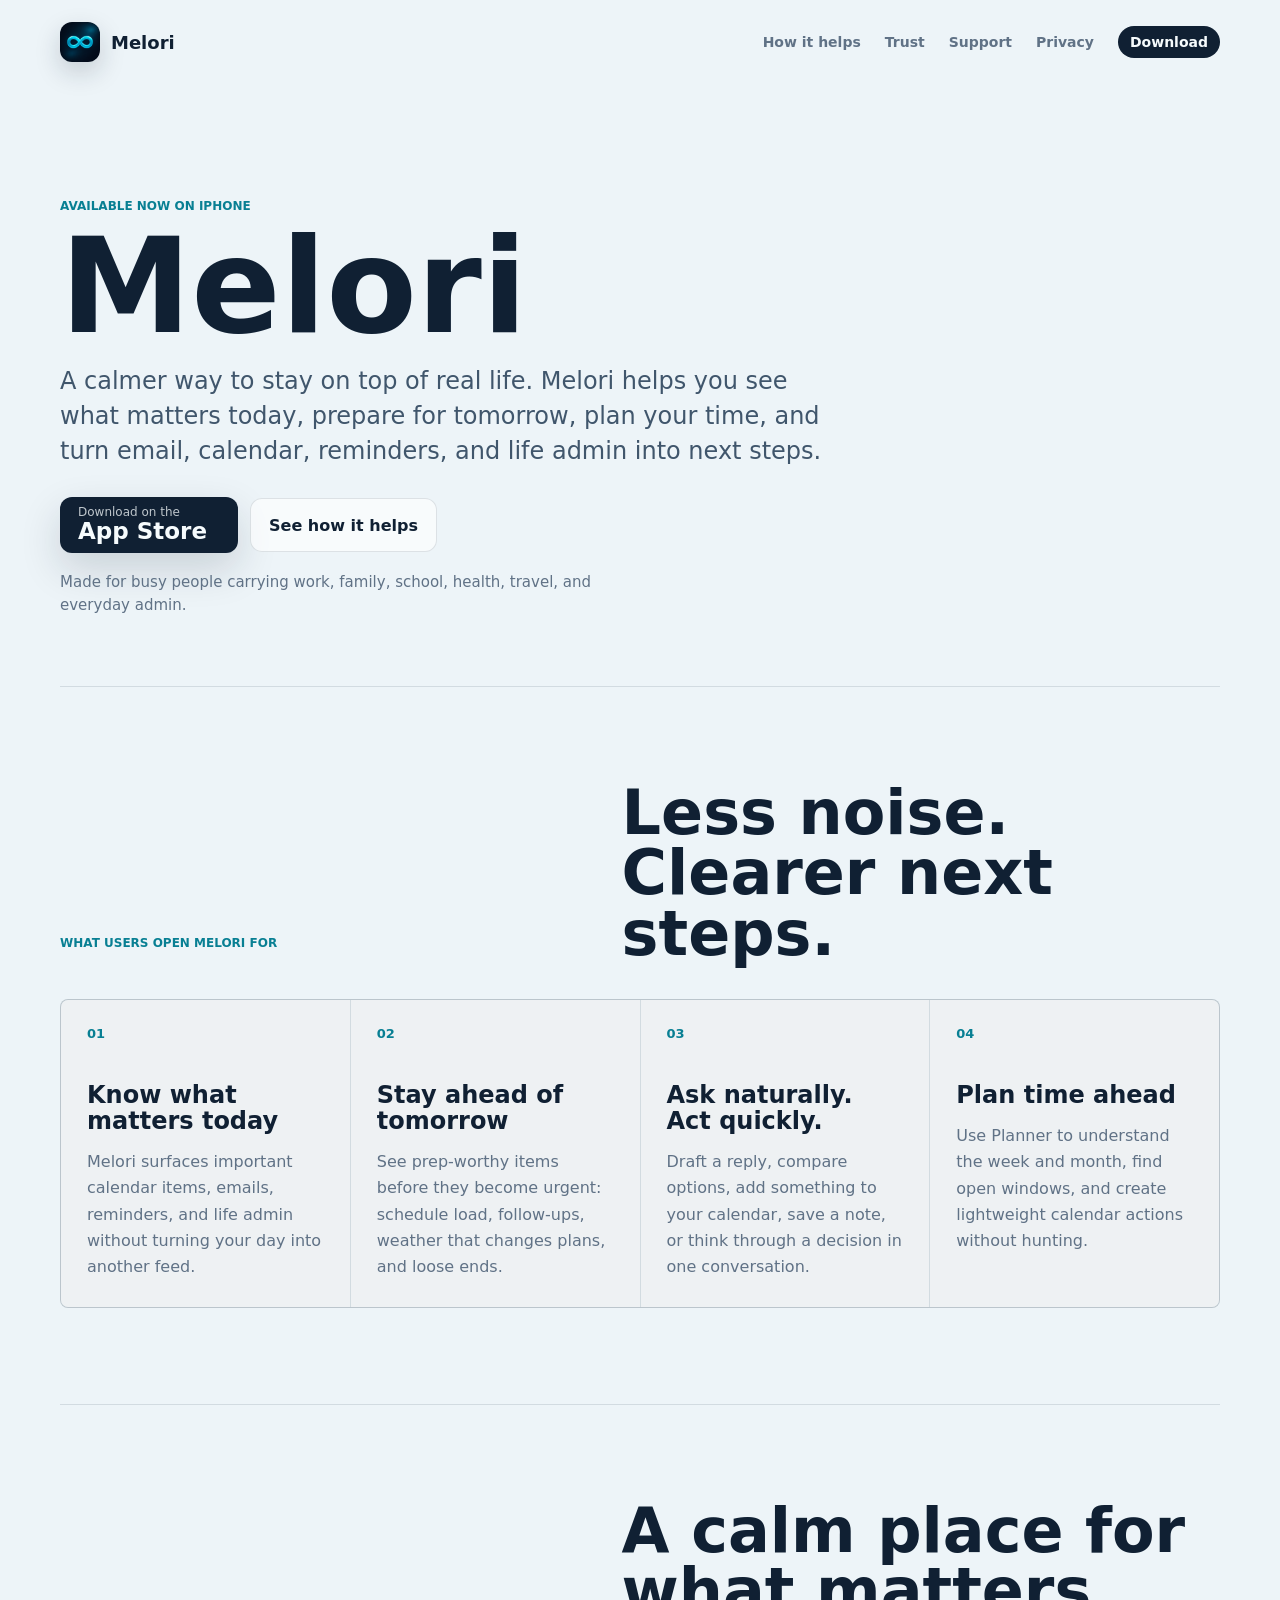
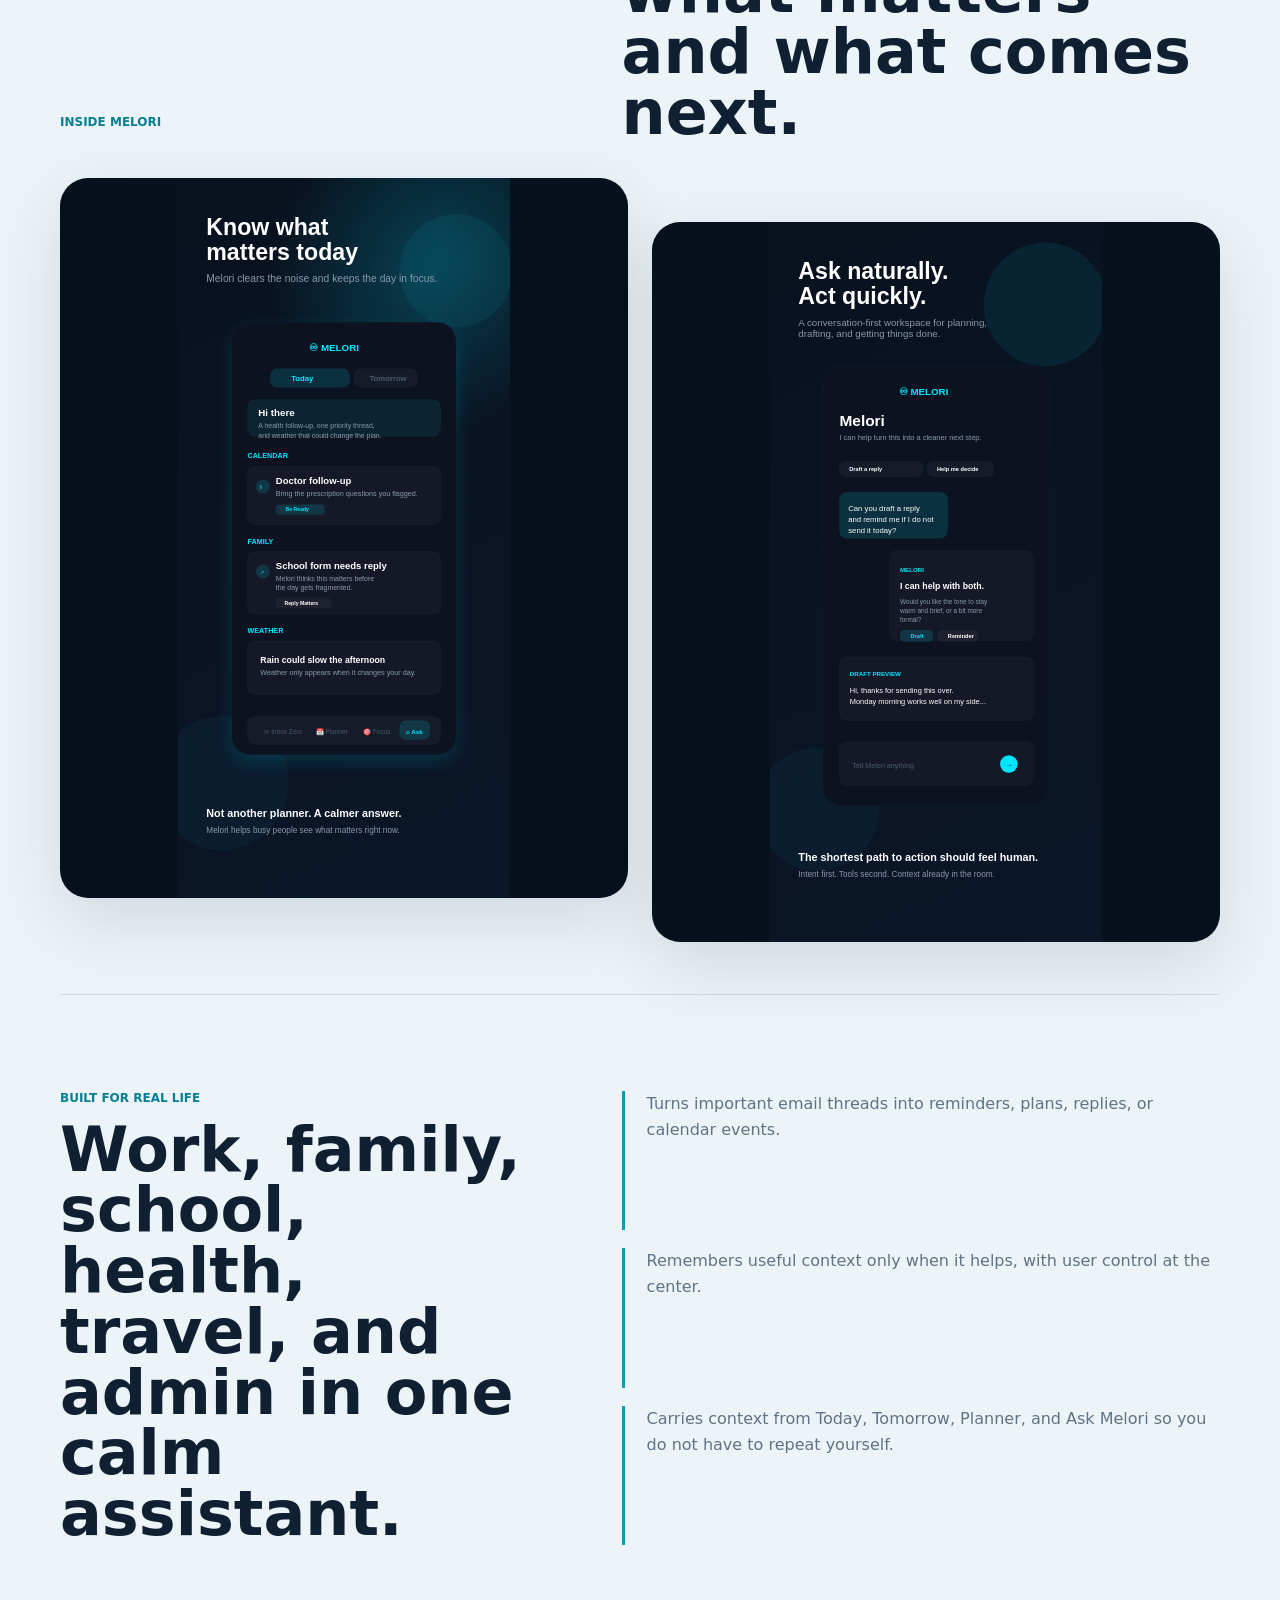
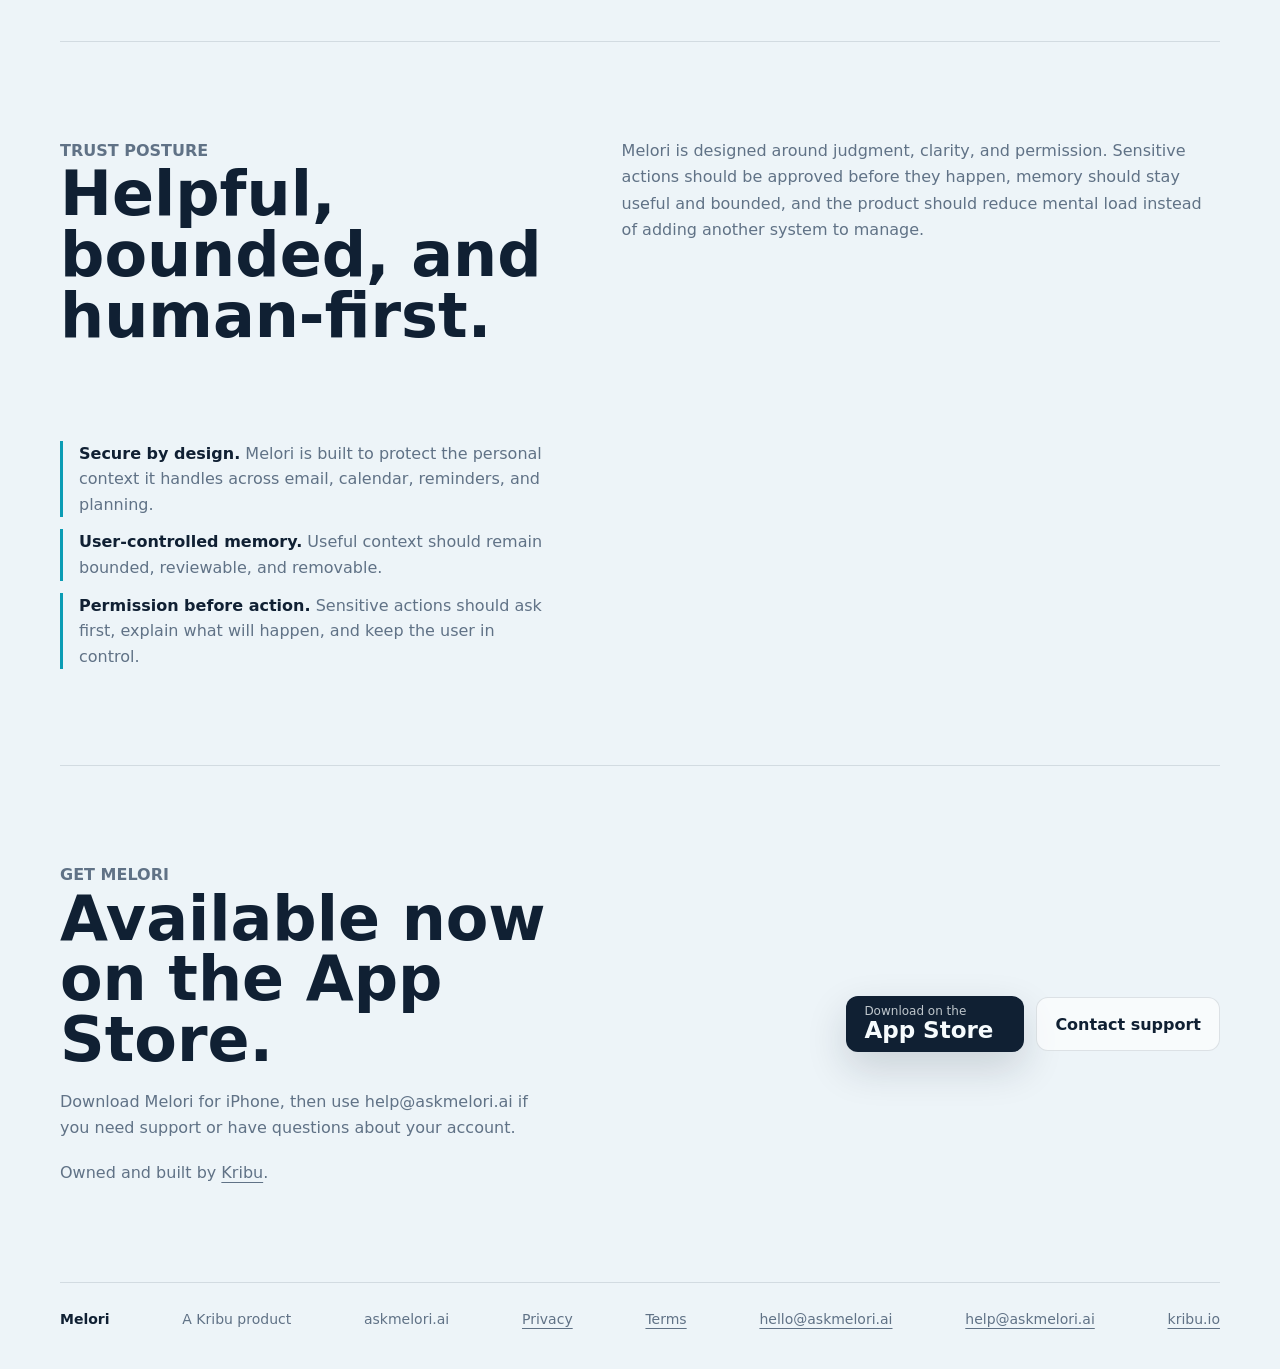
<file: index.html>
<!doctype html>
<html lang="en">
  <head>
    <meta charset="utf-8">
    <meta name="viewport" content="width=device-width, initial-scale=1">
    <title>Melori | Personal AI assistant for email, calendar, reminders, and life admin</title>
    <meta
      name="description"
      content="Melori is available now on the App Store. A calm personal AI assistant for email, calendar, reminders, planning, memory, and everyday life admin."
    >
    <meta name="theme-color" content="#edf4f8">
    <meta name="robots" content="index,follow,max-image-preview:large,max-snippet:-1,max-video-preview:-1">
    <link rel="canonical" href="https://askmelori.ai/">

    <meta property="og:type" content="website">
    <meta property="og:site_name" content="Melori">
    <meta property="og:title" content="Melori | Personal AI assistant for real life">
    <meta
      property="og:description"
      content="Available now on the App Store. A calm AI assistant for email, calendar, reminders, planning, memory, and everyday follow-through."
    >
    <meta property="og:url" content="https://askmelori.ai/">
    <meta property="og:image" content="https://askmelori.ai/melori-app-icon-1024.png">
    <meta property="og:image:alt" content="Melori logo">

    <meta name="twitter:card" content="summary_large_image">
    <meta name="twitter:title" content="Melori | Personal AI assistant for real life">
    <meta
      name="twitter:description"
      content="Available now on the App Store. A calm AI assistant for email, calendar, reminders, planning, memory, and everyday follow-through."
    >
    <meta name="twitter:image" content="https://askmelori.ai/melori-app-icon-1024.png">

    <link rel="icon" href="/melori-logo-square-512.png" type="image/png">
    <link rel="apple-touch-icon" href="/melori-logo-square-512.png">
    <link rel="stylesheet" href="/styles.css">

    <script type="application/ld+json">
      {
        "@context": "https://schema.org",
        "@type": "Organization",
        "name": "Melori",
        "url": "https://askmelori.ai/",
        "logo": "https://askmelori.ai/melori-app-icon-1024.png",
        "parentOrganization": {
          "@type": "Organization",
          "name": "Kribu",
          "url": "https://kribu.io/"
        },
        "description": "Melori is a personal AI assistant for life admin, planning, memory, and follow-through.",
        "email": "hello@askmelori.ai"
      }
    </script>
    <script type="application/ld+json">
      {
        "@context": "https://schema.org",
        "@type": "SoftwareApplication",
        "name": "Melori",
        "applicationCategory": "ProductivityApplication",
        "operatingSystem": "iOS",
        "url": "https://askmelori.ai/",
        "downloadUrl": "https://apps.apple.com/us/app/melori/id6761336981",
        "description": "A calm personal AI assistant for email, calendar, reminders, planning, memory, and everyday life admin.",
        "publisher": {
          "@type": "Organization",
          "name": "Kribu",
          "url": "https://kribu.io/"
        },
        "offers": {
          "@type": "Offer",
          "availability": "https://schema.org/InStock",
          "url": "https://apps.apple.com/us/app/melori/id6761336981",
          "price": "0",
          "priceCurrency": "USD"
        }
      }
    </script>
  </head>
  <body>
    <header class="site-header" aria-label="Primary navigation">
      <a class="brand" href="/" aria-label="Melori home">
        <img src="/melori-logo-square-512.png" alt="" width="40" height="40">
        <span>Melori</span>
      </a>
      <nav class="nav-links" aria-label="Page links">
        <a href="#how">How it helps</a>
        <a href="#trust">Trust</a>
        <a href="#support">Support</a>
        <a href="/privacy.html">Privacy</a>
        <a class="nav-cta" href="https://apps.apple.com/us/app/melori/id6761336981">Download</a>
      </nav>
    </header>

    <main>
      <section class="hero" aria-labelledby="hero-title">
        <div class="hero-copy">
          <p class="eyebrow">Available now on iPhone</p>
          <h1 id="hero-title">Melori</h1>
          <p class="hero-lede">
            A calmer way to stay on top of real life. Melori helps you see what matters today,
            prepare for tomorrow, plan your time, and turn email, calendar, reminders, and life admin into next steps.
          </p>
          <div class="hero-actions" aria-label="Download Melori">
            <a class="app-store-cta" href="https://apps.apple.com/us/app/melori/id6761336981">
              <span>Download on the</span>
              <strong>App Store</strong>
            </a>
            <a class="secondary-cta" href="#how">See how it helps</a>
          </div>
          <p class="hero-note">Made for busy people carrying work, family, school, health, travel, and everyday admin.</p>
        </div>
      </section>

      <section class="flow" id="how" aria-labelledby="flow-title">
        <div class="section-heading">
          <p class="eyebrow">What users open Melori for</p>
          <h2 id="flow-title">Less noise. Clearer next steps.</h2>
        </div>
        <div class="flow-grid">
          <article>
            <span>01</span>
            <h3>Know what matters today</h3>
            <p>Melori surfaces important calendar items, emails, reminders, and life admin without turning your day into another feed.</p>
          </article>
          <article>
            <span>02</span>
            <h3>Stay ahead of tomorrow</h3>
            <p>See prep-worthy items before they become urgent: schedule load, follow-ups, weather that changes plans, and loose ends.</p>
          </article>
          <article>
            <span>03</span>
            <h3>Ask naturally. Act quickly.</h3>
            <p>Draft a reply, compare options, add something to your calendar, save a note, or think through a decision in one conversation.</p>
          </article>
          <article>
            <span>04</span>
            <h3>Plan time ahead</h3>
            <p>Use Planner to understand the week and month, find open windows, and create lightweight calendar actions without hunting.</p>
          </article>
        </div>
      </section>

      <section class="preview-showcase" aria-labelledby="preview-title">
        <div class="section-heading">
          <p class="eyebrow">Inside Melori</p>
          <h2 id="preview-title">A calm place for what matters and what comes next.</h2>
        </div>
        <div class="product-preview" aria-label="Melori app previews">
          <img class="preview-today" src="/assets/melori-today.svg?v=20260516b" alt="Melori Today screen preview">
          <img class="preview-ask" src="/assets/melori-ask.svg?v=20260516" alt="Ask Melori conversation screen preview">
        </div>
      </section>

      <section class="useful" aria-labelledby="useful-title">
        <div>
          <p class="eyebrow">Built for real life</p>
          <h2 id="useful-title">Work, family, school, health, travel, and admin in one calm assistant.</h2>
        </div>
        <ul>
          <li>Turns important email threads into reminders, plans, replies, or calendar events.</li>
          <li>Remembers useful context only when it helps, with user control at the center.</li>
          <li>Carries context from Today, Tomorrow, Planner, and Ask Melori so you do not have to repeat yourself.</li>
        </ul>
      </section>

      <section class="trust" id="trust" aria-labelledby="trust-title">
        <div>
          <p class="eyebrow">Trust posture</p>
          <h2 id="trust-title">Helpful, bounded, and human-first.</h2>
        </div>
        <p>
          Melori is designed around judgment, clarity, and permission. Sensitive actions should be approved before they happen,
          memory should stay useful and bounded, and the product should reduce mental load instead of adding another system to manage.
        </p>
        <ul class="security-list" aria-label="Melori security principles">
          <li><strong>Secure by design.</strong> Melori is built to protect the personal context it handles across email, calendar, reminders, and planning.</li>
          <li><strong>User-controlled memory.</strong> Useful context should remain bounded, reviewable, and removable.</li>
          <li><strong>Permission before action.</strong> Sensitive actions should ask first, explain what will happen, and keep the user in control.</li>
        </ul>
      </section>

      <section class="bottom-cta" id="support" aria-labelledby="support-title">
        <div>
          <p class="eyebrow">Get Melori</p>
          <h2 id="support-title">Available now on the App Store.</h2>
          <p>Download Melori for iPhone, then use help@askmelori.ai if you need support or have questions about your account.</p>
          <p class="owned">Owned and built by <a href="https://kribu.io/">Kribu</a>.</p>
        </div>
        <div class="support-actions">
          <a class="app-store-cta" href="https://apps.apple.com/us/app/melori/id6761336981">
            <span>Download on the</span>
            <strong>App Store</strong>
          </a>
          <a class="secondary-cta" href="mailto:help@askmelori.ai?subject=Melori%20support">Contact support</a>
        </div>
      </section>
    </main>

    <footer class="site-footer">
      <span>Melori</span>
      <span>A Kribu product</span>
      <span>askmelori.ai</span>
      <a href="/privacy.html">Privacy</a>
      <a href="/terms.html">Terms</a>
      <a href="mailto:hello@askmelori.ai">hello@askmelori.ai</a>
      <a href="mailto:help@askmelori.ai">help@askmelori.ai</a>
      <a href="https://kribu.io/">kribu.io</a>
    </footer>
  </body>
</html>
</file>
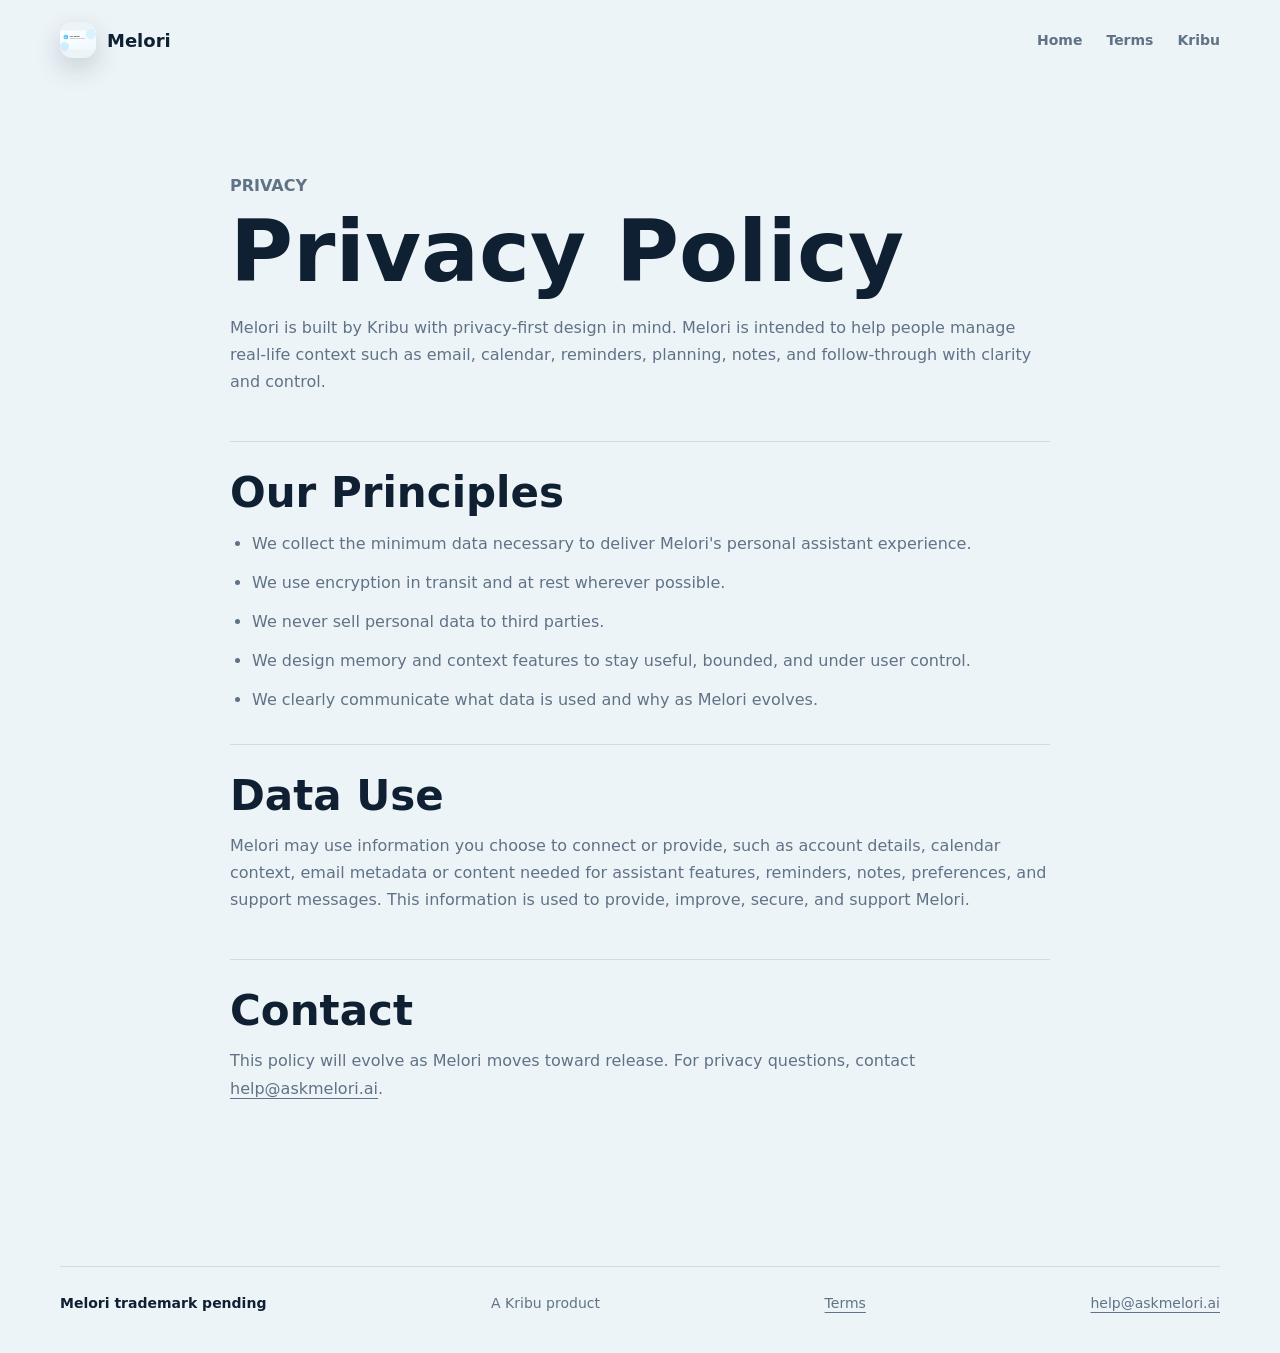
<file: privacy.html>
<!doctype html>
<html lang="en">
  <head>
    <meta charset="utf-8">
    <meta name="viewport" content="width=device-width, initial-scale=1">
    <title>Privacy Policy | Melori</title>
    <meta
      name="description"
      content="Melori's privacy policy: privacy-first principles for the personal AI assistant by Kribu."
    >
    <meta name="robots" content="index,follow">
    <link rel="canonical" href="https://askmelori.ai/privacy.html">
    <link rel="icon" href="/melori-mark.svg" type="image/svg+xml">
    <link rel="apple-touch-icon" href="/melori-mark.svg">
    <link rel="stylesheet" href="/styles.css">
  </head>
  <body>
    <header class="site-header" aria-label="Primary navigation">
      <a class="brand" href="/" aria-label="Melori home">
        <img src="/melori-mark.svg" alt="" width="36" height="36">
        <span>Melori</span>
      </a>
      <nav class="nav-links" aria-label="Page links">
        <a href="/">Home</a>
        <a href="/terms.html">Terms</a>
        <a href="https://kribu.io/">Kribu</a>
      </nav>
    </header>

    <main class="legal-page">
      <p class="eyebrow">Privacy</p>
      <h1>Privacy Policy</h1>
      <p class="legal-lede">
        Melori is built by Kribu with privacy-first design in mind. Melori is intended to help people manage
        real-life context such as email, calendar, reminders, planning, notes, and follow-through with clarity and control.
      </p>

      <section aria-labelledby="privacy-principles">
        <h2 id="privacy-principles">Our Principles</h2>
        <ul class="legal-list">
          <li>We collect the minimum data necessary to deliver Melori's personal assistant experience.</li>
          <li>We use encryption in transit and at rest wherever possible.</li>
          <li>We never sell personal data to third parties.</li>
          <li>We design memory and context features to stay useful, bounded, and under user control.</li>
          <li>We clearly communicate what data is used and why as Melori evolves.</li>
        </ul>
      </section>

      <section aria-labelledby="privacy-data">
        <h2 id="privacy-data">Data Use</h2>
        <p>
          Melori may use information you choose to connect or provide, such as account details, calendar context,
          email metadata or content needed for assistant features, reminders, notes, preferences, and support messages.
          This information is used to provide, improve, secure, and support Melori.
        </p>
      </section>

      <section aria-labelledby="privacy-contact">
        <h2 id="privacy-contact">Contact</h2>
        <p>
          This policy will evolve as Melori moves toward release. For privacy questions, contact
          <a href="mailto:help@askmelori.ai">help@askmelori.ai</a>.
        </p>
      </section>
    </main>

    <footer class="site-footer">
      <span>Melori trademark pending</span>
      <span>A Kribu product</span>
      <a href="/terms.html">Terms</a>
      <a href="mailto:help@askmelori.ai">help@askmelori.ai</a>
    </footer>
  </body>
</html>
</file>
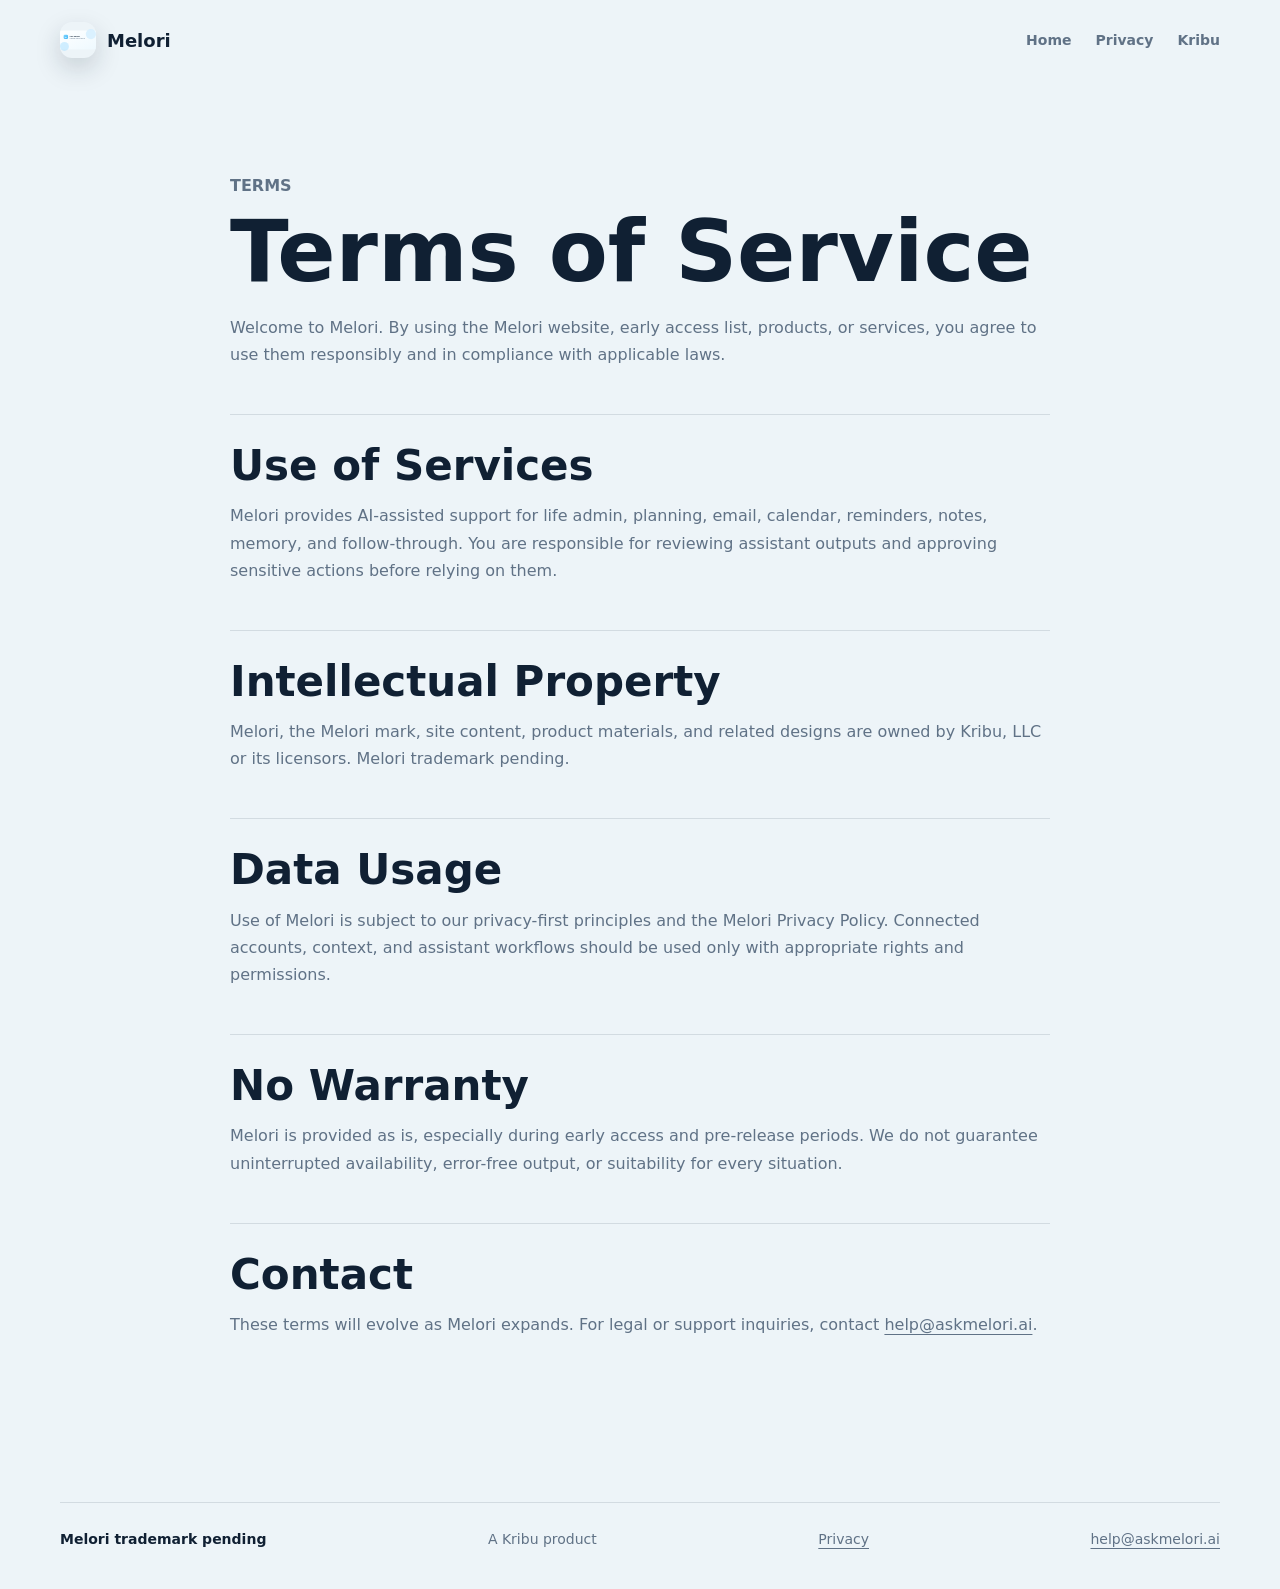
<file: terms.html>
<!doctype html>
<html lang="en">
  <head>
    <meta charset="utf-8">
    <meta name="viewport" content="width=device-width, initial-scale=1">
    <title>Terms of Service | Melori</title>
    <meta
      name="description"
      content="Melori terms of service for the personal AI assistant by Kribu."
    >
    <meta name="robots" content="index,follow">
    <link rel="canonical" href="https://askmelori.ai/terms.html">
    <link rel="icon" href="/melori-mark.svg" type="image/svg+xml">
    <link rel="apple-touch-icon" href="/melori-mark.svg">
    <link rel="stylesheet" href="/styles.css">
  </head>
  <body>
    <header class="site-header" aria-label="Primary navigation">
      <a class="brand" href="/" aria-label="Melori home">
        <img src="/melori-mark.svg" alt="" width="36" height="36">
        <span>Melori</span>
      </a>
      <nav class="nav-links" aria-label="Page links">
        <a href="/">Home</a>
        <a href="/privacy.html">Privacy</a>
        <a href="https://kribu.io/">Kribu</a>
      </nav>
    </header>

    <main class="legal-page">
      <p class="eyebrow">Terms</p>
      <h1>Terms of Service</h1>
      <p class="legal-lede">
        Welcome to Melori. By using the Melori website, early access list, products, or services,
        you agree to use them responsibly and in compliance with applicable laws.
      </p>

      <section aria-labelledby="terms-use">
        <h2 id="terms-use">Use of Services</h2>
        <p>
          Melori provides AI-assisted support for life admin, planning, email, calendar, reminders, notes,
          memory, and follow-through. You are responsible for reviewing assistant outputs and approving
          sensitive actions before relying on them.
        </p>
      </section>

      <section aria-labelledby="terms-ip">
        <h2 id="terms-ip">Intellectual Property</h2>
        <p>
          Melori, the Melori mark, site content, product materials, and related designs are owned by Kribu, LLC
          or its licensors. Melori trademark pending.
        </p>
      </section>

      <section aria-labelledby="terms-data">
        <h2 id="terms-data">Data Usage</h2>
        <p>
          Use of Melori is subject to our privacy-first principles and the Melori Privacy Policy.
          Connected accounts, context, and assistant workflows should be used only with appropriate rights and permissions.
        </p>
      </section>

      <section aria-labelledby="terms-warranty">
        <h2 id="terms-warranty">No Warranty</h2>
        <p>
          Melori is provided as is, especially during early access and pre-release periods. We do not guarantee
          uninterrupted availability, error-free output, or suitability for every situation.
        </p>
      </section>

      <section aria-labelledby="terms-contact">
        <h2 id="terms-contact">Contact</h2>
        <p>
          These terms will evolve as Melori expands. For legal or support inquiries, contact
          <a href="mailto:help@askmelori.ai">help@askmelori.ai</a>.
        </p>
      </section>
    </main>

    <footer class="site-footer">
      <span>Melori trademark pending</span>
      <span>A Kribu product</span>
      <a href="/privacy.html">Privacy</a>
      <a href="mailto:help@askmelori.ai">help@askmelori.ai</a>
    </footer>
  </body>
</html>
</file>
<file: styles.css>
:root {
  --bg: #edf4f8;
  --paper: #ffffff;
  --ink: #102033;
  --muted: #607286;
  --soft: #dce9ef;
  --line: rgba(20, 42, 61, 0.12);
  --teal: #0b9cb4;
  --teal-dark: #087f93;
  --green: #168257;
  --violet: #6a4fcc;
  --shadow: 0 24px 70px rgba(16, 32, 51, 0.12);
  font-family:
    Inter, ui-sans-serif, system-ui, -apple-system, BlinkMacSystemFont, "Segoe UI",
    sans-serif;
}

* {
  box-sizing: border-box;
}

html,
body {
  overflow-x: hidden;
}

html {
  scroll-behavior: smooth;
}

body {
  margin: 0;
  min-width: 320px;
  color: var(--ink);
  background: var(--bg);
}

a {
  color: inherit;
  text-decoration-thickness: 1px;
  text-underline-offset: 4px;
}

.site-header,
main,
.site-footer {
  width: min(1160px, calc(100% - 36px));
  margin: 0 auto;
}

.site-header > *,
main > *,
.hero-copy,
.section-heading > *,
.useful > *,
.trust > *,
.bottom-cta > *,
.flow-grid > *,
.product-preview > * {
  min-width: 0;
}

.site-header {
  display: flex;
  align-items: center;
  justify-content: space-between;
  gap: 24px;
  padding: 22px 0;
}

.brand,
.nav-links {
  display: flex;
  align-items: center;
}

.brand {
  gap: 11px;
  color: var(--ink);
  font-size: 18px;
  font-weight: 760;
  text-decoration: none;
}

.brand img {
  border-radius: 12px;
  box-shadow: 0 10px 26px rgba(16, 32, 51, 0.18);
}

.nav-links {
  gap: 24px;
  color: var(--muted);
  font-size: 14px;
  font-weight: 650;
}

.nav-links a {
  text-decoration: none;
}

.nav-links a:hover {
  color: var(--ink);
}

.nav-cta {
  padding: 8px 12px;
  border-radius: 999px;
  color: #f6fbfd !important;
  background: var(--ink);
}

.hero {
  display: block;
  min-height: auto;
  padding: clamp(44px, 9vw, 118px) 0 clamp(34px, 6vw, 68px);
}

.hero-copy {
  max-width: 780px;
}

.eyebrow {
  margin: 0 0 15px;
  color: var(--teal-dark);
  font-size: 12px;
  font-weight: 780;
  letter-spacing: 0;
  text-transform: uppercase;
}

h1,
h2,
h3,
p {
  margin-top: 0;
}

h1,
h2,
h3 {
  letter-spacing: 0;
}

h1 {
  margin-bottom: 20px;
  font-size: clamp(64px, 12vw, 132px);
  line-height: 0.88;
}

.hero-lede {
  margin-bottom: 0;
  color: #40566c;
  font-size: clamp(19px, 2.2vw, 24px);
  line-height: 1.46;
}

.hero-actions,
.support-actions {
  display: flex;
  flex-wrap: wrap;
  align-items: center;
  gap: 12px;
  margin-top: 28px;
}

.app-store-cta,
.secondary-cta {
  min-height: 54px;
  border-radius: 12px;
  text-decoration: none;
}

.app-store-cta {
  display: inline-flex;
  flex-direction: column;
  justify-content: center;
  min-width: 178px;
  padding: 9px 18px 10px;
  color: #f6fbfd;
  background: var(--ink);
  box-shadow: 0 16px 40px rgba(16, 32, 51, 0.16);
}

.app-store-cta span {
  font-size: 12px;
  line-height: 1.05;
  color: rgba(246, 251, 253, 0.76);
}

.app-store-cta strong {
  font-size: 23px;
  line-height: 1.05;
}

.secondary-cta {
  display: inline-flex;
  align-items: center;
  justify-content: center;
  padding: 0 18px;
  border: 1px solid var(--line);
  color: var(--ink);
  background: rgba(255, 255, 255, 0.62);
  font-weight: 760;
}

.app-store-cta:hover,
.secondary-cta:hover {
  transform: translateY(-1px);
}

.hero-note {
  max-width: 560px;
  margin: 18px 0 0;
  color: var(--muted);
  font-size: 15px;
  line-height: 1.55;
}

.signup {
  display: grid;
  gap: 11px;
  width: min(100%, 560px);
}

.signup label {
  color: var(--ink);
  font-size: 14px;
  font-weight: 760;
}

.signup-row {
  display: flex;
  gap: 10px;
}

.signup input,
.signup button {
  min-height: 56px;
  border-radius: 8px;
  font: inherit;
}

.signup input {
  min-width: 0;
  flex: 1;
  padding: 0 16px;
  border: 1px solid var(--line);
  color: var(--ink);
  background: rgba(255, 255, 255, 0.86);
}

.signup button {
  flex: 0 0 auto;
  border: 0;
  padding: 0 20px;
  color: #f6fbfd;
  background: var(--teal);
  font-weight: 820;
  cursor: pointer;
}

.signup button:hover {
  background: var(--teal-dark);
}

.owned {
  margin: 18px 0 0;
  color: var(--muted);
  font-size: 14px;
}

.preview-showcase {
  border-top: 1px solid var(--line);
  padding: clamp(54px, 9vw, 96px) 0;
}

.product-preview {
  position: relative;
  display: grid;
  grid-template-columns: 1fr 1fr;
  gap: clamp(14px, 2.2vw, 24px);
  align-items: center;
}

.product-preview img {
  display: block;
  width: 100%;
  max-height: 720px;
  object-fit: contain;
  border-radius: 28px;
  box-shadow: var(--shadow);
  background: #07111d;
}

.preview-ask {
  transform: translateY(44px);
}

.flow,
.useful,
.trust,
.bottom-cta {
  border-top: 1px solid var(--line);
  padding: clamp(54px, 9vw, 96px) 0;
}

.section-heading,
.useful,
.trust,
.bottom-cta {
  display: grid;
  grid-template-columns: minmax(0, 0.9fr) minmax(0, 1.1fr);
  gap: clamp(28px, 6vw, 72px);
}

.section-heading {
  align-items: end;
  margin-bottom: 34px;
}

h2 {
  margin-bottom: 0;
  font-size: clamp(36px, 5vw, 62px);
  line-height: 0.98;
}

.flow-grid {
  display: grid;
  grid-template-columns: repeat(4, 1fr);
  gap: 1px;
  overflow: hidden;
  border: 1px solid var(--line);
  border-radius: 8px;
  background: var(--line);
}

.flow-grid article {
  min-height: 300px;
  padding: 26px;
  background: rgba(255, 255, 255, 0.62);
}

.flow-grid span {
  display: block;
  margin-bottom: 42px;
  color: var(--teal-dark);
  font-size: 13px;
  font-weight: 820;
}

h3 {
  margin-bottom: 14px;
  font-size: 24px;
  line-height: 1.08;
}

.flow-grid p,
.useful li,
.trust p {
  color: var(--muted);
  font-size: 16px;
  line-height: 1.65;
}

.flow-grid p {
  margin-bottom: 0;
}

.useful ul {
  display: grid;
  gap: 18px;
  margin: 0;
  padding: 0;
  list-style: none;
}

.useful li {
  padding-left: 22px;
  border-left: 3px solid var(--teal);
}

.trust {
  align-items: start;
}

.trust p,
.bottom-cta p {
  max-width: 680px;
  margin-bottom: 0;
  color: var(--muted);
  font-size: 16px;
  line-height: 1.65;
}

.security-list {
  display: grid;
  gap: 12px;
  max-width: 680px;
  margin: 22px 0 0;
  padding: 0;
  list-style: none;
}

.security-list li {
  border-left: 3px solid var(--teal);
  padding-left: 16px;
  color: var(--muted);
  font-size: 16px;
  line-height: 1.6;
}

.security-list strong {
  color: var(--ink);
}

.bottom-cta {
  align-items: center;
}

.bottom-cta h2 {
  margin-bottom: 18px;
}

.bottom-cta .signup {
  justify-self: end;
}

.bottom-cta .support-actions {
  justify-self: end;
  margin-top: 0;
}

.legal-page {
  max-width: 820px;
  padding: clamp(56px, 8vw, 92px) 0 clamp(72px, 10vw, 118px);
}

.legal-page h1 {
  margin-bottom: 24px;
  font-size: clamp(48px, 8vw, 86px);
}

.legal-lede {
  margin-bottom: 46px;
  color: #40566c;
  font-size: clamp(19px, 2vw, 23px);
  line-height: 1.5;
}

.legal-page section {
  padding: 30px 0;
  border-top: 1px solid var(--line);
}

.legal-page h2 {
  margin-bottom: 16px;
  font-size: clamp(28px, 4vw, 42px);
}

.legal-page p,
.legal-list {
  color: var(--muted);
  font-size: 16px;
  line-height: 1.7;
}

.legal-list {
  display: grid;
  gap: 12px;
  margin: 0;
  padding-left: 22px;
}

.site-footer {
  display: flex;
  justify-content: space-between;
  gap: 16px;
  padding: 28px 0 42px;
  border-top: 1px solid var(--line);
  color: var(--muted);
  font-size: 14px;
}

.site-footer span:first-child {
  color: var(--ink);
  font-weight: 760;
}

@media (max-width: 920px) {
  .hero,
  .section-heading,
  .useful,
  .trust,
  .bottom-cta {
    grid-template-columns: 1fr;
  }

  .hero {
    padding-top: 44px;
  }

  .product-preview {
    max-width: 680px;
  }

  .flow-grid {
    grid-template-columns: repeat(2, 1fr);
  }
}

@media (max-width: 620px) {
  .site-header,
  main,
  .site-footer {
    width: min(calc(100% - 28px), 362px);
  }

  .nav-links {
    display: none;
  }

  .hero {
    padding-top: 38px;
  }

  h1 {
    font-size: clamp(58px, 18vw, 82px);
    line-height: 0.94;
  }

  h2 {
    max-width: 12ch;
    font-size: clamp(34px, 10vw, 44px);
    line-height: 1.02;
  }

  p,
  li {
    max-width: 34ch;
    overflow-wrap: anywhere;
  }

  .hero-lede {
    font-size: 18px;
  }

  .hero-actions,
  .support-actions {
    align-items: stretch;
    flex-direction: column;
  }

  .app-store-cta,
  .secondary-cta {
    width: 100%;
  }

  .signup-row {
    flex-direction: column;
  }

  .signup button {
    width: 100%;
  }

  .product-preview {
    grid-template-columns: minmax(0, 1fr);
    gap: 16px;
    justify-items: center;
    max-width: 100%;
    overflow: hidden;
  }

  .product-preview img {
    width: 100%;
    max-width: 330px;
    max-height: 640px;
    height: auto;
    margin: 0 auto;
    border-radius: 22px;
  }

  .preview-ask {
    transform: none;
  }

  .flow-grid {
    grid-template-columns: 1fr;
  }

  .flow-grid article {
    min-height: 0;
    padding: 22px;
  }

  .flow-grid span {
    margin-bottom: 30px;
  }

  h3 {
    font-size: 22px;
  }

  .site-footer {
    flex-direction: column;
  }
}
</file>
